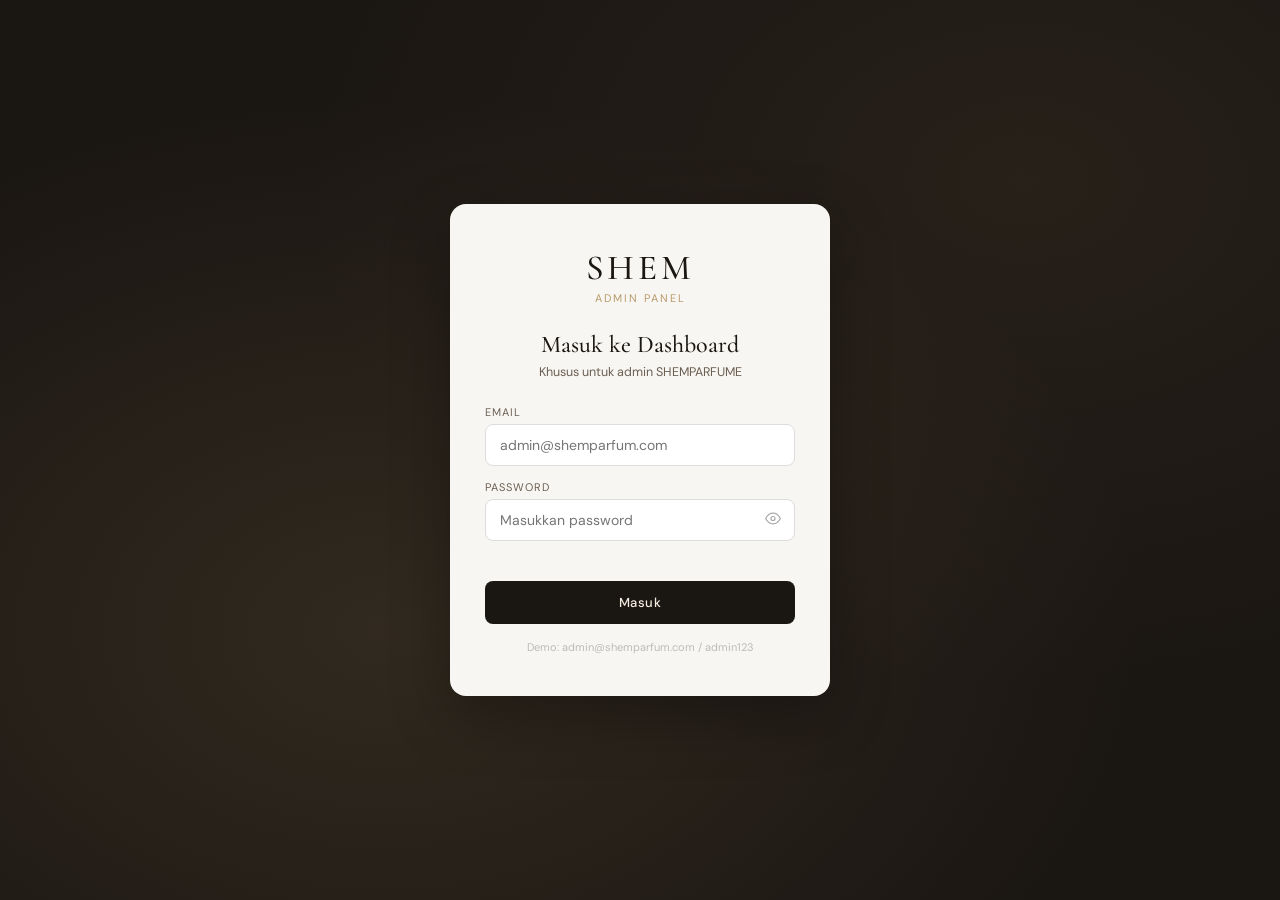
<file: shem/frontend_admin/admin.html>
<!DOCTYPE html>
    <html lang="id">
    <head>
    <meta charset="UTF-8">
    <meta name="viewport" content="width=device-width, initial-scale=1.0">
    <title>SHEM Admin Dashboard</title>

    <link rel="preconnect" href="https://fonts.googleapis.com">
    <link rel="preconnect" href="https://fonts.gstatic.com" crossorigin>
    <link href="https://fonts.googleapis.com/css2?family=Cormorant+Garamond:ital,wght@0,400;0,500;1,400&family=DM+Sans:wght@300;400;500;600&display=swap" rel="stylesheet">

    <link rel="stylesheet" href="admin.css">
    </head>
    <body>

    <!-- ═══════════════════════════════════════ -->
    <!-- LOGIN GATE — tampil sebelum dashboard    -->
    <!-- ═══════════════════════════════════════ -->
    <div class="login-gate" id="loginGate">
    <div class="login-box">
        <div class="login-logo">
        <h1>SHEM</h1>
        <p>Admin Panel</p>
        </div>

        <h2 class="login-title">Masuk ke Dashboard</h2>
        <p class="login-sub">Khusus untuk admin SHEMPARFUME</p>

        <div class="login-form-group">
        <label>Email</label>
        <input class="login-field" type="email" id="adminEmail" placeholder="admin@shemparfum.com" />
        </div>

        <div class="login-form-group">
        <label>Password</label>
        <div class="login-pw-wrap">
            <input class="login-field" type="password" id="adminPassword" placeholder="Masukkan password" />
            <button class="login-toggle-pw" type="button" onclick="toggleAdminPw()">
            <svg width="16" height="16" fill="none" stroke="currentColor" stroke-width="1.8" viewBox="0 0 24 24"><path d="M1 12s4-8 11-8 11 8 11 8-4 8-11 8-11-8-11-8z"/><circle cx="12" cy="12" r="3"/></svg>
            </button>
        </div>
        <p class="login-error-msg" id="adminLoginError"></p>
        </div>

        <button class="login-submit-btn" id="adminLoginBtn" onclick="handleAdminLogin()">Masuk</button>

        <p class="login-hint">Demo: admin@shemparfum.com / admin123</p>
    </div>
    </div>

    <!-- ═══════════════════════════════════════ -->
    <!-- DASHBOARD — disembunyikan sampai login   -->
    <!-- ═══════════════════════════════════════ -->
    <div class="container" id="adminContainer" style="display:none;">

    <!-- ═══ SIDEBAR ═══ -->
    <aside class="sidebar">
        <div class="logo">
        <h1>SHEM</h1>
        <p>Admin Panel</p>
        </div>

        <nav>
        <ul id="sidebarMenu">
            <li class="active" data-page="dashboard">📊 Dashboard</li>
            <li data-page="produk">🧴 Produk</li>
            <li data-page="pesanan">📦 Pesanan</li>
            <li data-page="pelanggan">👤 Pelanggan</li>
            <li data-page="review">⭐ Review</li>
            <li data-page="artikel">📰 Artikel</li>
            <li data-page="pengaturan">⚙️ Pengaturan</li>
        </ul>
        </nav>

        <button class="logout-btn" id="logoutBtn">Logout</button>
    </aside>

    <!-- ═══ MAIN CONTENT ═══ -->
    <main class="content">

        <!-- ── DASHBOARD ── -->
        <section class="page active" id="page-dashboard">
        <div class="page-head">
            <div>
            <h2>Dashboard</h2>
            <p class="page-sub">Ringkasan performa toko SHEM hari ini</p>
            </div>
        </div>

        <div class="cards">
            <div class="card">
            <h3>Total Produk</h3>
            <span id="statProduk">0</span>
            </div>
            <div class="card">
            <h3>Total Order</h3>
            <span id="statOrder">0</span>
            </div>
            <div class="card">
            <h3>Revenue</h3>
            <span id="statRevenue">Rp0</span>
            </div>
            <div class="card">
            <h3>Pending Order</h3>
            <span id="statPending">0</span>
            </div>
        </div>

        <div class="table-box">
            <div class="table-header">
            <h3>Produk Terbaru</h3>
            <button onclick="goToPage('produk')">+ Tambah Produk</button>
            </div>
            <div class="table-scroll">
            <table>
                <thead><tr><th>Produk</th><th>Kategori</th><th>Harga</th><th>Status</th></tr></thead>
                <tbody id="dashboardProductTable"></tbody>
            </table>
            </div>
        </div>
        </section>

        <!-- ── PRODUK (CRUD) ── -->
        <section class="page" id="page-produk">
        <div class="page-head">
            <div>
            <h2>Produk</h2>
            <p class="page-sub">Kelola semua varian parfum SHEM</p>
            </div>
        </div>

        <div class="table-box">
            <div class="table-header">
            <h3>Daftar Produk <span class="count-badge" id="produkCount">0</span></h3>
            <button onclick="openProductModal()">+ Tambah Produk</button>
            </div>
            <div class="table-scroll">
            <table>
                <thead><tr><th>Produk</th><th>Kategori</th><th>Harga</th><th>Ukuran</th><th>Badge</th><th>Aksi</th></tr></thead>
                <tbody id="produkTable"></tbody>
            </table>
            </div>
        </div>
        </section>

        <!-- ── PESANAN / TRANSAKSI ── -->
        <section class="page" id="page-pesanan">
        <div class="page-head">
            <div>
            <h2>Pesanan</h2>
            <p class="page-sub">Pantau dan kelola status transaksi member</p>
            </div>
        </div>

        <div class="cards">
            <div class="card">
            <h3>Lunas</h3>
            <span id="ordPaid">0</span>
            </div>
            <div class="card">
            <h3>Menunggu</h3>
            <span id="ordPending">0</span>
            </div>
            <div class="card">
            <h3>Gagal</h3>
            <span id="ordFailed">0</span>
            </div>
        </div>

        <div class="table-box">
            <div class="table-header">
            <h3>Semua Transaksi <span class="count-badge" id="pesananCount">0</span></h3>
            <select class="filter-select" id="orderFilter" onchange="renderPesanan()">
                <option value="all">Semua Status</option>
                <option value="paid">Lunas</option>
                <option value="pending">Menunggu</option>
                <option value="failed">Gagal</option>
            </select>
            </div>
            <div class="table-scroll">
            <table>
                <thead><tr><th>ID Order</th><th>Pelanggan</th><th>Items</th><th>Total</th><th>Pembayaran</th><th>Status</th><th>Aksi</th></tr></thead>
                <tbody id="pesananTable"></tbody>
            </table>
            </div>
        </div>
        </section>

        <!-- ── PELANGGAN ── -->
        <section class="page" id="page-pelanggan">
        <div class="page-head">
            <div>
            <h2>Pelanggan</h2>
            <p class="page-sub">Daftar member yang sudah terdaftar</p>
            </div>
        </div>
        <div class="table-box">
            <div class="table-header">
            <h3>Member SHEM <span class="count-badge" id="pelangganCount">0</span></h3>
            </div>
            <div class="table-scroll">
            <table>
                <thead><tr><th>Nama</th><th>Email</th><th>No. HP</th><th>Bergabung</th><th>Riwayat</th></tr></thead>
                <tbody id="pelangganTable"></tbody>
            </table>
            </div>
        </div>
        </section>

        <!-- ── REVIEW ── -->
        <section class="page" id="page-review">
        <div class="page-head">
            <div>
            <h2>Review</h2>
            <p class="page-sub">Ulasan dan rating dari pelanggan</p>
            </div>
        </div>
        <div class="table-box">
            <div class="table-header">
            <h3>Review Terbaru <span class="count-badge" id="reviewCount">0</span></h3>
            <select class="filter-select" id="reviewFilter" onchange="renderReview()">
                <option value="all">Semua</option>
                <option value="visible">Tampil</option>
                <option value="hidden">Disembunyikan</option>
            </select>
            </div>
            <div class="table-scroll">
            <table>
                <thead><tr><th>Pelanggan</th><th>Produk</th><th>Rating</th><th>Komentar</th><th>Balasan Admin</th><th>Status</th><th>Aksi</th></tr></thead>
                <tbody id="reviewTable"></tbody>
            </table>
            </div>
        </div>
        </section>

        <!-- ── ARTIKEL ── -->
        <section class="page" id="page-artikel">
        <div class="page-head">
            <div>
            <h2>Artikel</h2>
            <p class="page-sub">Kelola konten blog dan artikel SHEM</p>
            </div>
        </div>
        <div class="table-box">
            <div class="table-header">
            <h3>Daftar Artikel <span class="count-badge" id="artikelCount">0</span></h3>
            <button>+ Tulis Artikel</button>
            </div>
            <div class="empty-state">
            <div class="empty-icon">📰</div>
            <p>Belum ada artikel.</p>
            <p class="empty-sub">Artikel yang kamu tulis akan muncul di sini.</p>
            </div>
        </div>
        </section>

        <!-- ── PENGATURAN ── -->
        <section class="page" id="page-pengaturan">
        <div class="page-head">
            <div>
            <h2>Pengaturan</h2>
            <p class="page-sub">Konfigurasi umum toko SHEM</p>
            </div>
        </div>
        <div class="table-box settings-box">
            <div class="setting-row">
            <div>
                <h4>Mode Backend</h4>
                <p>Status koneksi ke server backend (USE_BACKEND)</p>
            </div>
            <span class="status-pill off" id="backendStatusPill">Nonaktif</span>
            </div>
            <div class="setting-row">
            <div><h4>Nama Toko</h4><p>SHEMPARFUME</p></div>
            </div>
            <div class="setting-row">
            <div><h4>Email Kontak</h4><p>info@shemparfum.com</p></div>
            </div>
        </div>
        </section>

    </main>
    </div>

    <!-- ═══════════════════════════════════════ -->
    <!-- PRODUCT MODAL (Add / Edit) — CRUD       -->
    <!-- ═══════════════════════════════════════ -->
    <div class="admin-modal-overlay" id="productModalOverlay" onclick="handleProductModalClick(event)">
    <div class="admin-modal-box">
        <button class="admin-modal-close" onclick="closeProductModal()">✕</button>
        <h3 class="admin-modal-title" id="productModalTitle">Tambah Produk</h3>

        <div class="admin-form-row">
        <div class="admin-form-group">
            <label>Nama Produk</label>
            <input class="admin-field" type="text" id="pf_name" placeholder="contoh: Peace of Mind" />
        </div>
        <div class="admin-form-group">
            <label>Kategori</label>
            <select class="admin-field" id="pf_category">
            <option value="fresh">Fresh</option>
            <option value="floral">Floral</option>
            <option value="woody">Woody</option>
            <option value="oriental">Oriental</option>
            </select>
        </div>
        </div>

        <div class="admin-form-row">
        <div class="admin-form-group">
            <label>Harga (Rp)</label>
            <input class="admin-field" type="number" id="pf_price" placeholder="350000" />
        </div>
        <div class="admin-form-group">
            <label>Badge</label>
            <select class="admin-field" id="pf_badge">
            <option value="">Tidak ada</option>
            <option value="new">New</option>
            <option value="sale">Sale</option>
            </select>
        </div>
        </div>

        <div class="admin-form-group">
        <label>Notes / Aroma</label>
        <input class="admin-field" type="text" id="pf_notes" placeholder="Fresh · Calm · Comforting" />
        </div>

        <div class="admin-form-group">
        <label>Deskripsi</label>
        <textarea class="admin-field admin-textarea" id="pf_desc" placeholder="Deskripsi produk..."></textarea>
        </div>

        <div class="admin-form-group">
        <label>Path Gambar</label>
        <input class="admin-field" type="text" id="pf_img" placeholder="asset/product/namafile.png" />
        </div>

        <div class="admin-form-group">
        <label>Ukuran tersedia</label>
        <div class="admin-checkbox-row">
            <label><input type="checkbox" id="pf_size10" value="10ml" /> 10ml</label>
            <label><input type="checkbox" id="pf_size55" value="55ml" checked /> 55ml</label>
        </div>
        </div>

        <p class="admin-error-msg" id="productFormError"></p>

        <button class="admin-save-btn" id="productSaveBtn" onclick="saveProduct()">Simpan Produk</button>
    </div>
    </div>

    <!-- ═══════════════════════════════════════ -->
    <!-- ORDER DETAIL MODAL                       -->
    <!-- ═══════════════════════════════════════ -->
    <div class="admin-modal-overlay" id="orderModalOverlay" onclick="handleOrderModalClick(event)">
    <div class="admin-modal-box">
        <button class="admin-modal-close" onclick="closeOrderModal()">✕</button>
        <h3 class="admin-modal-title">Detail Pesanan</h3>
        <div id="orderDetailContent"></div>
    </div>
    </div>

    <!-- TOAST -->
    <div class="admin-toast" id="adminToast"></div>

    <script src="admin.js"></script>
    </body>
    </html>
</file>
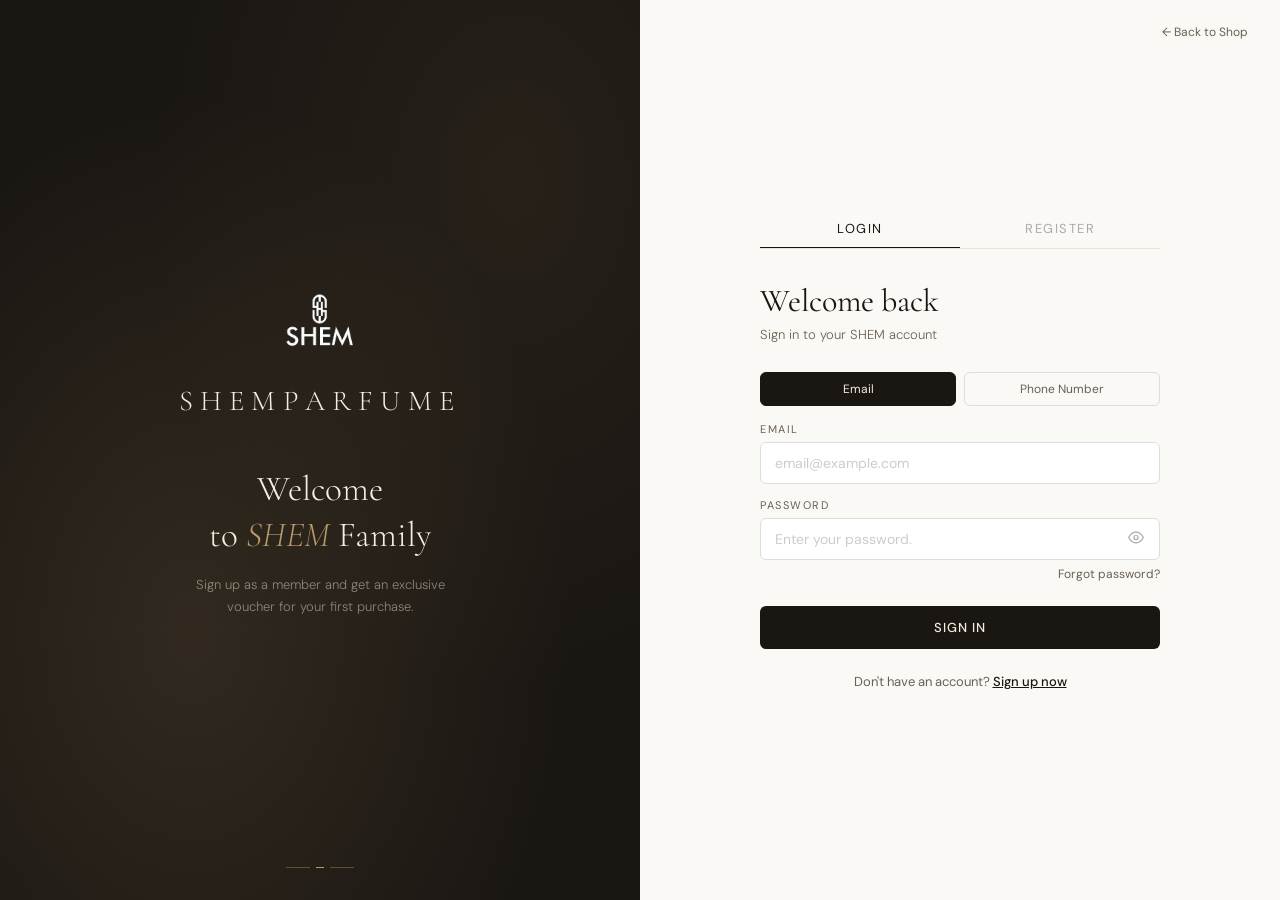
<file: shem/frontend/loginregister/login.html>
<!DOCTYPE html>
    <html lang="en">
    <head>
    <meta charset="UTF-8" />
    <meta name="viewport" content="width=device-width, initial-scale=1.0" />
    <title>SHEMPARFUME — Login</title>
    <link href="https://fonts.googleapis.com/css2?family=Cormorant+Garamond:ital,wght@0,300;0,400;0,500;1,300;1,400&family=DM+Sans:wght@300;400;500&display=swap" rel="stylesheet" />
    <link rel="stylesheet" href="login.css">
    </head>
    <body>

    <a href="../../index.html" class="back-home">
        ← Back to Shop
    </a>

    <!-- Left Panel -->
    <div class="left-panel">
        <div class="left-logo">
        <img src="../../asset/logoshemputih.png" alt="SHEM" />
        <div class="left-logo-name">SHEMPARFUME</div>
        </div>
        <div class="left-tagline">
        <h2>Welcome<br>to <em>SHEM</em> Family</h2>
        <p>Sign up as a member and get an exclusive voucher for your first purchase.</p>
        </div>
        <div class="left-deco">
        <span></span><span></span><span></span>
        </div>
    </div>

    <!-- Right Panel -->
    <div class="right-panel">
        <div class="auth-box">

        <!-- Tabs -->
        <div class="auth-tabs">
            <button class="auth-tab active" onclick="switchTab('login')">Login</button>
            <button class="auth-tab" onclick="switchTab('register')">Register</button>
        </div>

        <!-- ── LOGIN FORM ── -->
        <div class="auth-form active" id="formLogin">
            <h2 class="auth-title">Welcome back</h2>
            <p class="auth-subtitle">Sign in to your SHEM account</p>

            <div class="login-method">
            <button class="method-btn active" onclick="switchMethod('email', this)">Email</button>
            <button class="method-btn" onclick="switchMethod('phone', this)">Phone Number</button>
            </div>

            <div class="form-group" id="loginEmailGroup">
            <label class="form-label">Email</label>
            <input class="form-input" type="email" id="loginEmail" placeholder="email@example.com" />
            </div>

            <div class="form-group" id="loginPhoneGroup" style="display:none;">
            <label class="form-label">Phone Number</label>
            <input class="form-input" type="tel" id="loginPhone" placeholder="08xxxxxxxxxx" />
            </div>

            <div class="form-group">
            <label class="form-label">Password</label>
            <div class="password-wrap">
                <input class="form-input" type="password" id="loginPassword" placeholder="Enter your password." />
                <button class="toggle-pw" onclick="togglePassword('loginPassword', this)" type="button">
                <svg width="16" height="16" fill="none" stroke="currentColor" stroke-width="1.8" viewBox="0 0 24 24"><path d="M1 12s4-8 11-8 11 8 11 8-4 8-11 8-11-8-11-8z"/><circle cx="12" cy="12" r="3"/></svg>
                </button>
            </div>
            </div>

            <a href="#" class="forgot-link" onclick="showForgot(); return false;">Forgot password?</a>

            <button class="btn-submit" onclick="handleLogin()">Sign In</button>

            <div class="auth-switch">
            Don't have an account? <button onclick="switchTab('register')">Sign up now</button>
            </div>
        </div>

        <!-- ── REGISTER FORM ── -->
        <div class="auth-form" id="formRegister">
            <h2 class="auth-title">Create Account</h2>
            <p class="auth-subtitle">Sign up and enjoy exclusive benefits as a SHEM member</p>

            <div class="form-row">
            <div class="form-group">
                <label class="form-label">Full Name</label>
                <input class="form-input" type="text" id="regName" placeholder="Your full name" />
            </div>
            <div class="form-group">
                <label class="form-label">Date of Birth</label>
                <input class="form-input" type="date" id="regDob" />
            </div>
            </div>

            <div class="form-group">
            <label class="form-label">Email</label>
            <input class="form-input" type="email" id="regEmail" placeholder="email@example.com" />
            </div>

            <div class="form-group">
            <label class="form-label">Phone Number</label>
            <input class="form-input" type="tel" id="regPhone" placeholder="08xxxxxxxxxx" />
            </div>

            <div class="form-group">
            <label class="form-label">Address</label>
            <input class="form-input" type="text" id="regAddress" placeholder="1 Example Street, City" />
            </div>

            <div class="form-group">
            <label class="form-label">Password</label>
            <div class="password-wrap">
                <input class="form-input" type="password" id="regPassword" placeholder="Min. 8 characters" />
                <button class="toggle-pw" onclick="togglePassword('regPassword', this)" type="button">
                <svg width="16" height="16" fill="none" stroke="currentColor" stroke-width="1.8" viewBox="0 0 24 24"><path d="M1 12s4-8 11-8 11 8 11 8-4 8-11 8-11-8-11-8z"/><circle cx="12" cy="12" r="3"/></svg>
                </button>
            </div>
            </div>

            <div class="form-group">
            <label class="form-label">Confirm Password</label>
            <div class="password-wrap">
                <input class="form-input" type="password" id="regConfirm" placeholder="Re-enter password" />
                <button class="toggle-pw" onclick="togglePassword('regConfirm', this)" type="button">
                <svg width="16" height="16" fill="none" stroke="currentColor" stroke-width="1.8" viewBox="0 0 24 24"><path d="M1 12s4-8 11-8 11 8 11 8-4 8-11 8-11-8-11-8z"/><circle cx="12" cy="12" r="3"/></svg>
                </button>
            </div>
            </div>

            <button class="btn-submit" onclick="handleRegister()">Sign Up Now</button>

            <div class="auth-switch">
            Already have an account? <button onclick="switchTab('login')">Log in here</button>
            </div>
        </div>

        <!-- ── FORGOT PASSWORD FORM ── -->
        <div class="auth-form" id="formForgot">
            <button class="back-btn" onclick="showLogin()">← Back to Login</button>
            <h2 class="auth-title">Forgot Password?</h2>
            <p class="auth-subtitle">Enter your email and we will send you a link to reset your password.</p>

            <div class="form-group">
            <label class="form-label">Email</label>
            <input class="form-input" type="email" id="forgotEmail" placeholder="email@example.com" />
            </div>

            <button class="btn-submit" onclick="handleForgot()">Send Reset Link</button>
        </div>

        <!-- ── SUCCESS STATE ── -->
        <div class="auth-form" id="formSuccess">
            <div class="success-box">
            <div class="success-icon">
                <svg width="24" height="24" fill="none" stroke="#2d7a3a" stroke-width="2" viewBox="0 0 24 24"><path d="M20 6 9 17l-5-5"/></svg>
            </div>
            <h3 id="successTitle">Registration Successful!</h3>
            <p id="successMsg">Your SHEM account is now active. Check your profile for exclusive vouchers!
            <button class="btn-submit" style="margin-top:1.5rem;" onclick="goToProfile()">View Profile & Voucher →</button>
            </div>
        </div>

        </div>
    </div>

    <script src="login.js"></script>
    </body>
    </html>
</file>
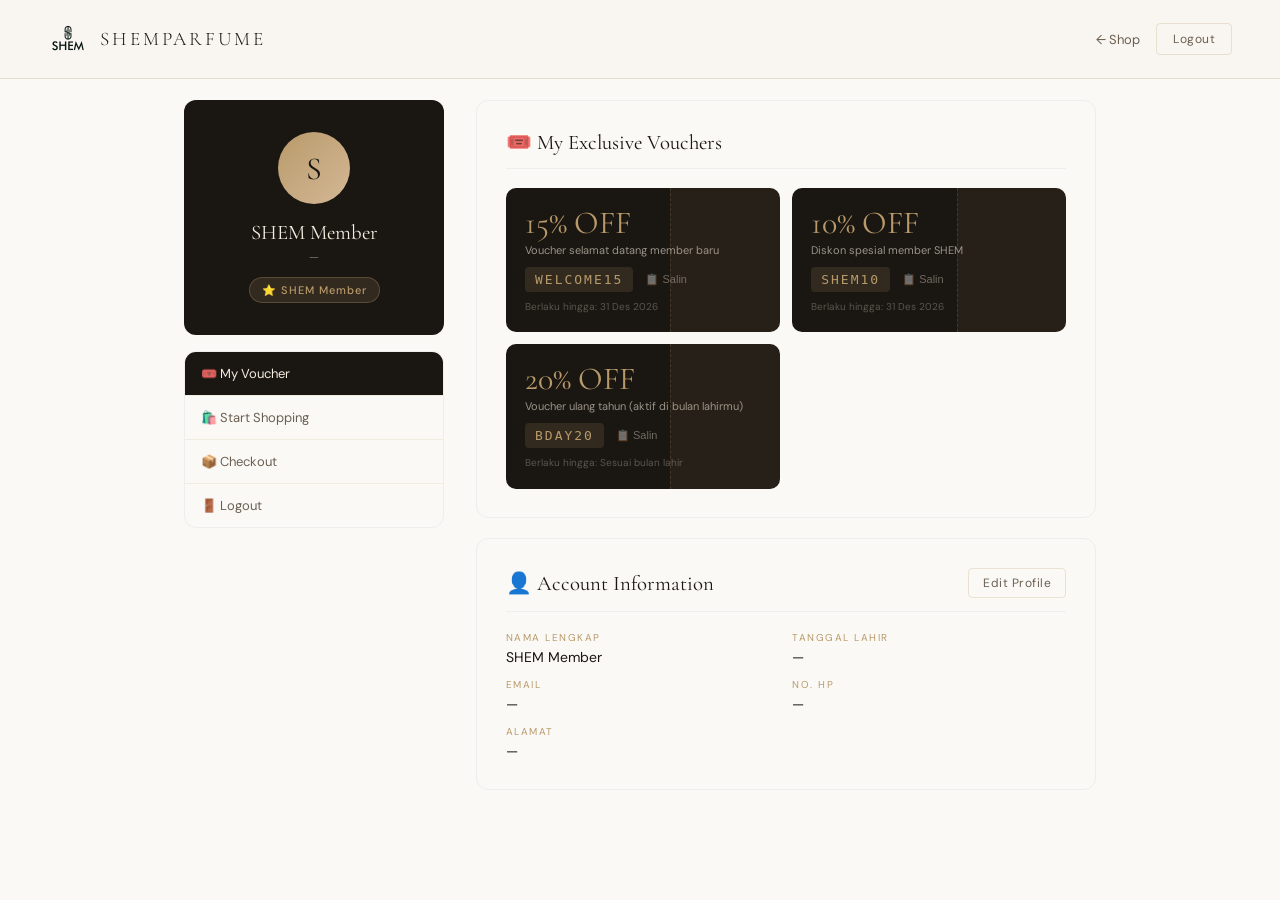
<file: shem/frontend/profile/profile.html>
<!DOCTYPE html>
    <html lang="en">
    <head>
    <meta charset="UTF-8" />
    <meta name="viewport" content="width=device-width, initial-scale=1.0" />
    <title>SHEMPARFUME — Profil Member</title>
    <link href="https://fonts.googleapis.com/css2?family=Cormorant+Garamond:ital,wght@0,300;0,400;0,500;1,300;1,400&family=DM+Sans:wght@300;400;500&display=swap" rel="stylesheet" />
    <link rel="stylesheet" href="profile.css">
    </head>
    <body>

    <!-- Nav -->
    <nav>
        <a href="../../index.html" class="nav-logo">
        <img src="../../asset/shem.png" alt="SHEM" />
        SHEMPARFUME
        </a>
        <div class="nav-right">
        <a href="../../index.html" style="font-size:13px;color:var(--mid);text-decoration:none;">← Shop</a>
        <button class="btn-logout" onclick="handleLogout()">Logout</button>
        </div>
    </nav>

    <div class="profile-layout">

        <!-- Sidebar -->
        <aside class="profile-sidebar">
        <div class="profile-card">
            <div class="profile-avatar" id="profileAvatar">?</div>
            <div class="profile-name" id="profileName">Loading...</div>
            <div class="profile-email" id="profileEmail">—</div>
            <div class="member-badge">⭐ SHEM Member</div>
        </div>

        <div class="sidebar-menu">
            <div class="sidebar-item active">🎟️ My Voucher</div>
            <div class="sidebar-item" onclick="window.location.href='index.html'">🛍️ Start Shopping</div>
            <div class="sidebar-item" onclick="window.location.href='form.html'">📦 Checkout</div>
            <div class="sidebar-item" onclick="handleLogout()">🚪 Logout</div>
        </div>
        </aside>

        <!-- Main -->
        <main class="profile-main">

        <!-- Voucher Section -->
        <div class="section-card">
            <div class="section-card-title">
            <span>🎟️ My Exclusive Vouchers</span>
            </div>
            <div class="voucher-grid" id="voucherGrid">
            <!-- Diisi oleh JS -->
            </div>
        </div>

        <!-- Profile Info -->
        <div class="section-card">
            <div class="section-card-title">
            <span>👤 Account Information</span>
            <button class="edit-btn" onclick="openEditProfile()">Edit Profile</button>
            </div>
            <div class="info-grid" id="profileInfo">
            <!-- Diisi oleh JS -->
            </div>
        </div>

        </main>
    </div>

    <div class="toast" id="toast"></div>

        <!-- EDIT PROFILE MODAL -->
    <div class="edit-overlay" id="editProfileOverlay" onclick="handleEditClick(event)">
    <div class="edit-box">
        <button class="edit-close" onclick="closeEditProfile()">✕</button>
        <h3 class="edit-title">Edit Profil</h3>
        <p class="edit-subtitle">Perbarui informasi akun member kamu</p>

        <div class="edit-form-group">
        <label>Nama Lengkap</label>
        <input class="edit-field" type="text" id="editName" placeholder="Nama kamu" />
        </div>

        <div class="edit-form-row">
        <div class="edit-form-group">
            <label>Tanggal Lahir</label>
            <input class="edit-field" type="date" id="editDob" />
        </div>
        <div class="edit-form-group">
            <label>No. HP</label>
            <input class="edit-field" type="tel" id="editPhone" placeholder="08xxxxxxxxxx" />
        </div>
        </div>

        <div class="edit-form-group">
        <label>Email</label>
        <input class="edit-field" type="email" id="editEmail" placeholder="email@example.com" />
        </div>

        <div class="edit-form-group">
        <label>Alamat</label>
        <input class="edit-field" type="text" id="editAddress" placeholder="Jl. Contoh No. 1, Kota" />
        </div>

        <button class="edit-save-btn" id="editSaveBtn" onclick="saveEditProfile()">Simpan Perubahan</button>
    </div>
    </div>

    <script src="profile.js"></script>
    </body>
    </html>
</file>
<file: shem/frontend_admin/admin.css>
*, *::before, *::after {
    margin: 0;
    padding: 0;
    box-sizing: border-box;
    }

    :root {
    --gold: #b89a6a;
    --gold-light: #d4b896;
    --gold-pale: #f5ede0;
    --dark: #1a1612;
    --dark-soft: #2e2820;
    --mid: #6b5f52;
    --light: #f8f6f3;
    --white: #ffffff;
    --border: rgba(184,154,106,0.2);
    --green: #2d7a3a;
    --red: #c0392b;
    }

    body {
    font-family: 'DM Sans', sans-serif;
    background: var(--light);
    color: var(--dark);
    }

    /* ═══════════════════════════════ */
    /* LOGIN GATE                       */
    /* ═══════════════════════════════ */
    .login-gate {
    position: fixed;
    inset: 0;
    background: var(--dark);
    z-index: 2000;
    display: flex;
    align-items: center;
    justify-content: center;
    padding: 1rem;
    }

    .login-gate::before {
    content: '';
    position: absolute;
    inset: 0;
    background: radial-gradient(ellipse at 30% 70%, rgba(184,154,106,0.15) 0%, transparent 60%),
                radial-gradient(ellipse at 80% 20%, rgba(184,154,106,0.08) 0%, transparent 50%);
    }

    .login-box {
    position: relative;
    background: var(--light);
    border-radius: 16px;
    padding: 2.6rem 2.2rem;
    max-width: 380px;
    width: 100%;
    box-shadow: 0 20px 60px rgba(0,0,0,0.3);
    }

    .login-logo {
    text-align: center;
    margin-bottom: 1.6rem;
    }

    .login-logo h1 {
    font-family: 'Cormorant Garamond', serif;
    font-size: 2.2rem;
    font-weight: 500;
    color: var(--dark);
    letter-spacing: 0.1em;
    }

    .login-logo p {
    font-size: 11px;
    letter-spacing: 2px;
    text-transform: uppercase;
    color: var(--gold);
    margin-top: 2px;
    }

    .login-title {
    font-family: 'Cormorant Garamond', serif;
    font-size: 1.5rem;
    font-weight: 500;
    text-align: center;
    margin-bottom: 0.3rem;
    }

    .login-sub {
    font-size: 12.5px;
    color: var(--mid);
    text-align: center;
    margin-bottom: 1.6rem;
    }

    .login-form-group { margin-bottom: 14px; }

    .login-form-group label {
    display: block;
    font-size: 11px;
    letter-spacing: 1px;
    text-transform: uppercase;
    color: var(--mid);
    margin-bottom: 5px;
    }

    .login-field {
    width: 100%;
    padding: 11px 14px;
    border: 0.5px solid #ddd;
    border-radius: 8px;
    font-family: 'DM Sans', sans-serif;
    font-size: 14px;
    background: var(--white);
    color: var(--dark);
    outline: none;
    transition: border-color 0.2s;
    }

    .login-field:focus { border-color: var(--gold); }

    .login-pw-wrap { position: relative; }
    .login-pw-wrap .login-field { padding-right: 42px; }

    .login-toggle-pw {
    position: absolute;
    right: 10px; top: 50%;
    transform: translateY(-50%);
    background: none; border: none;
    color: #aaa; cursor: pointer; padding: 4px;
    }

    .login-error-msg {
    font-size: 11px;
    color: var(--red);
    margin-top: 6px;
    min-height: 14px;
    }

    .login-submit-btn {
    width: 100%;
    padding: 13px;
    background: var(--dark);
    color: var(--gold-pale);
    border: none;
    border-radius: 8px;
    font-family: 'DM Sans', sans-serif;
    font-size: 13px;
    font-weight: 500;
    letter-spacing: 0.5px;
    cursor: pointer;
    margin-top: 6px;
    transition: background 0.2s;
    }

    .login-submit-btn:hover { background: var(--dark-soft); }
    .login-submit-btn:disabled { opacity: 0.6; cursor: not-allowed; }

    .login-hint {
    text-align: center;
    font-size: 11px;
    color: #bbb;
    margin-top: 16px;
    }

    /* ═══════════════════════════════ */
    /* LAYOUT                           */
    /* ═══════════════════════════════ */
    .container { display: flex; min-height: 100vh; }

    .sidebar {
    width: 260px;
    background: var(--dark);
    color: var(--gold-pale);
    padding: 30px;
    display: flex;
    flex-direction: column;
    justify-content: space-between;
    position: sticky;
    top: 0;
    height: 100vh;
    }

    .logo h1 {
    font-family: 'Cormorant Garamond', serif;
    color: var(--gold);
    font-size: 38px;
    font-weight: 500;
    letter-spacing: 0.05em;
    }

    .logo p {
    color: rgba(240,232,216,0.45);
    font-size: 12px;
    letter-spacing: 1.5px;
    text-transform: uppercase;
    margin-top: 2px;
    }

    .sidebar ul { list-style: none; margin-top: 40px; }

    .sidebar li {
    padding: 13px 15px;
    border-radius: 8px;
    margin-bottom: 6px;
    cursor: pointer;
    transition: 0.2s;
    font-size: 14px;
    color: rgba(240,232,216,0.7);
    }

    .sidebar li:hover { background: rgba(184,154,106,0.12); color: var(--gold-pale); }
    .sidebar li.active { background: var(--gold); color: var(--dark); font-weight: 500; }

    .logout-btn {
    padding: 12px;
    border: 0.5px solid rgba(184,154,106,0.3);
    border-radius: 8px;
    background: transparent;
    color: var(--gold-pale);
    font-family: 'DM Sans', sans-serif;
    font-weight: 500;
    font-size: 13px;
    cursor: pointer;
    transition: all 0.2s;
    }

    .logout-btn:hover { background: var(--gold); color: var(--dark); border-color: var(--gold); }

    .content { flex: 1; padding: 40px; max-width: 100%; overflow-x: hidden; }

    .page { display: none; }
    .page.active { display: block; animation: pageFade 0.3s ease; }

    @keyframes pageFade {
    from { opacity: 0; transform: translateY(8px); }
    to   { opacity: 1; transform: translateY(0); }
    }

    .page-head {
    display: flex;
    justify-content: space-between;
    align-items: flex-start;
    margin-bottom: 28px;
    }

    .page-head h2 {
    font-family: 'Cormorant Garamond', serif;
    font-size: 28px;
    font-weight: 500;
    color: var(--dark);
    }

    .page-sub { font-size: 13px; color: var(--mid); margin-top: 4px; }

    /* ═══ STAT CARDS ═══ */
    .cards {
    display: grid;
    grid-template-columns: repeat(auto-fit, minmax(220px, 1fr));
    gap: 18px;
    margin-bottom: 30px;
    }

    .card {
    background: var(--white);
    border-radius: 14px;
    padding: 22px;
    box-shadow: 0 6px 20px rgba(26,22,18,0.05);
    border: 0.5px solid #eee;
    }

    .card h3 {
    font-size: 12px;
    letter-spacing: 0.5px;
    color: var(--mid);
    margin-bottom: 10px;
    font-weight: 400;
    }

    .card span {
    font-family: 'Cormorant Garamond', serif;
    font-size: 28px;
    font-weight: 500;
    color: var(--dark);
    }

    /* ═══ TABLE BOX ═══ */
    .table-box {
    background: var(--white);
    padding: 24px;
    border-radius: 14px;
    box-shadow: 0 6px 20px rgba(26,22,18,0.05);
    border: 0.5px solid #eee;
    margin-bottom: 24px;
    }

    .table-header {
    display: flex;
    justify-content: space-between;
    align-items: center;
    margin-bottom: 18px;
    flex-wrap: wrap;
    gap: 10px;
    }

    .table-header h3 {
    font-size: 15px;
    font-weight: 500;
    display: flex;
    align-items: center;
    gap: 8px;
    }

    .count-badge {
    background: var(--gold-pale);
    color: var(--gold);
    font-size: 11px;
    font-weight: 600;
    padding: 2px 9px;
    border-radius: 20px;
    }

    .table-header button {
    background: var(--dark);
    color: var(--gold-pale);
    border: none;
    padding: 10px 18px;
    border-radius: 8px;
    cursor: pointer;
    font-weight: 500;
    font-size: 13px;
    font-family: 'DM Sans', sans-serif;
    transition: background 0.2s;
    }

    .table-header button:hover { background: var(--dark-soft); }

    .filter-select {
    padding: 8px 12px;
    border: 0.5px solid #ddd;
    border-radius: 8px;
    font-family: 'DM Sans', sans-serif;
    font-size: 12px;
    background: var(--white);
    color: var(--dark);
    }

    .table-scroll { overflow-x: auto; }

    table { width: 100%; border-collapse: collapse; font-size: 13px; }

    th { background: var(--dark); color: var(--gold-pale); font-weight: 500; white-space: nowrap; }

    th, td {
    padding: 13px 15px;
    text-align: left;
    border-bottom: 0.5px solid #f0ece0;
    }

    th:first-child { border-radius: 8px 0 0 0; }
    th:last-child  { border-radius: 0 8px 0 0; }

    tr:hover td { background: #fbfaf8; }

    td .prod-thumb {
    width: 34px; height: 34px;
    border-radius: 6px;
    object-fit: cover;
    vertical-align: middle;
    margin-right: 8px;
    }

    td .prod-cell { display: flex; align-items: center; }

    .pill {
    display: inline-block;
    padding: 3px 10px;
    border-radius: 20px;
    font-size: 11px;
    font-weight: 600;
    letter-spacing: 0.3px;
    }

    .pill.active  { background: #eaf6ec; color: var(--green); }
    .pill.pending { background: #fdf3e0; color: #a9760f; }
    .pill.paid    { background: #eaf6ec; color: var(--green); }
    .pill.failed  { background: #fdecea; color: var(--red); }
    .pill.new     { background: var(--gold-pale); color: var(--gold); }
    .pill.sale    { background: #fdecea; color: var(--red); }
    .pill.none    { background: #f0ece0; color: #aaa; }

    .stars { color: var(--gold); letter-spacing: 1px; }

    .row-actions { display: flex; gap: 8px; }

    .icon-btn {
    background: none;
    border: 0.5px solid #eee;
    border-radius: 6px;
    width: 30px; height: 30px;
    cursor: pointer;
    font-size: 13px;
    transition: all 0.2s;
    }

    .icon-btn:hover { background: var(--gold-pale); border-color: var(--gold); }
    .icon-btn.delete:hover { background: #fdecea; border-color: var(--red); }

    .empty-state { text-align: center; padding: 50px 20px; color: var(--mid); }
    .empty-icon { font-size: 36px; margin-bottom: 10px; }
    .empty-sub { font-size: 12px; color: #bbb; margin-top: 4px; }

    .settings-box { display: flex; flex-direction: column; gap: 4px; }

    .setting-row {
    display: flex;
    justify-content: space-between;
    align-items: center;
    padding: 16px 0;
    border-bottom: 0.5px solid #f0ece0;
    }

    .setting-row:last-child { border-bottom: none; }
    .setting-row h4 { font-size: 14px; font-weight: 500; margin-bottom: 3px; }
    .setting-row p { font-size: 12px; color: var(--mid); }

    .status-pill { font-size: 11px; font-weight: 600; padding: 4px 12px; border-radius: 20px; }
    .status-pill.on  { background: #eaf6ec; color: var(--green); }
    .status-pill.off { background: #f0ece0; color: var(--mid); }

    /* ═══════════════════════════════ */
    /* MODAL (Product / Order)          */
    /* ═══════════════════════════════ */
    .admin-modal-overlay {
    position: fixed;
    inset: 0;
    background: rgba(26,22,18,0.55);
    z-index: 1500;
    display: flex;
    align-items: center;
    justify-content: center;
    padding: 1rem;
    opacity: 0;
    pointer-events: none;
    transition: opacity 0.25s ease;
    }

    .admin-modal-overlay.open { opacity: 1; pointer-events: all; }

    .admin-modal-box {
    background: var(--light);
    border-radius: 14px;
    padding: 2rem 1.8rem;
    max-width: 480px;
    width: 100%;
    max-height: 88vh;
    overflow-y: auto;
    position: relative;
    transform: translateY(16px);
    transition: transform 0.25s ease;
    }

    .admin-modal-overlay.open .admin-modal-box { transform: translateY(0); }

    .admin-modal-close {
    position: absolute;
    top: 1rem; right: 1rem;
    background: none; border: none;
    font-size: 16px; cursor: pointer;
    width: 30px; height: 30px;
    border-radius: 50%;
    transition: background 0.2s;
    }

    .admin-modal-close:hover { background: #ece8e0; }

    .admin-modal-title {
    font-family: 'Cormorant Garamond', serif;
    font-size: 1.4rem;
    font-weight: 500;
    margin-bottom: 1.3rem;
    }

    .admin-form-row { display: grid; grid-template-columns: 1fr 1fr; gap: 12px; }

    .admin-form-group { margin-bottom: 12px; }

    .admin-form-group label {
    display: block;
    font-size: 11px;
    letter-spacing: 1px;
    text-transform: uppercase;
    color: var(--mid);
    margin-bottom: 5px;
    }

    .admin-field {
    width: 100%;
    padding: 10px 13px;
    border: 0.5px solid #ddd;
    border-radius: 6px;
    font-family: 'DM Sans', sans-serif;
    font-size: 14px;
    background: var(--white);
    color: var(--dark);
    outline: none;
    transition: border-color 0.2s;
    }

    .admin-field:focus { border-color: var(--gold); }

    .admin-textarea { min-height: 80px; resize: vertical; }

    .admin-checkbox-row { display: flex; gap: 16px; font-size: 13px; }
    .admin-checkbox-row label { display: flex; align-items: center; gap: 6px; cursor: pointer; }

    .admin-error-msg { font-size: 12px; color: var(--red); margin-bottom: 8px; min-height: 14px; }

    .admin-save-btn {
    width: 100%;
    padding: 12px;
    background: var(--dark);
    color: var(--gold-pale);
    border: none;
    border-radius: 6px;
    font-family: 'DM Sans', sans-serif;
    font-size: 13px;
    font-weight: 500;
    cursor: pointer;
    transition: background 0.2s;
    }

    .admin-save-btn:hover { background: var(--dark-soft); }

    /* Order detail content */
    .order-detail-row {
    display: flex;
    justify-content: space-between;
    padding: 8px 0;
    border-bottom: 0.5px solid #f0ece0;
    font-size: 13px;
    }

    .order-detail-row span:first-child { color: var(--mid); }
    .order-detail-row span:last-child { font-weight: 500; }

    .order-status-select {
    width: 100%;
    margin-top: 16px;
    padding: 10px;
    border: 0.5px solid #ddd;
    border-radius: 6px;
    font-family: 'DM Sans', sans-serif;
    font-size: 13px;
    }

    /* ── Toast ── */
    .admin-toast {
    position: fixed;
    bottom: 24px; left: 50%;
    transform: translateX(-50%) translateY(60px);
    background: var(--dark);
    color: var(--gold-pale);
    font-size: 13px;
    padding: 11px 22px;
    border-radius: 8px;
    opacity: 0;
    transition: all 0.3s;
    z-index: 9999;
    white-space: nowrap;
    }

    .admin-toast.show { opacity: 1; transform: translateX(-50%) translateY(0); }

    /* ═══ RESPONSIVE ═══ */
    @media (max-width: 900px) {
    .container { flex-direction: column; }
    .sidebar { width: 100%; height: auto; position: static; flex-direction: row; align-items: center; padding: 16px 20px; }
    .logo { display: none; }
    .sidebar ul { display: flex; gap: 6px; margin-top: 0; overflow-x: auto; }
    .sidebar li { white-space: nowrap; padding: 8px 12px; margin-bottom: 0; font-size: 12px; }
    .logout-btn { white-space: nowrap; padding: 8px 14px; font-size: 12px; }
    .content { padding: 20px; }
    .page-head { flex-direction: column; gap: 10px; }
    .admin-form-row { grid-template-columns: 1fr; }
    }
</file>
<file: shem/frontend/loginregister/login.css>
*, *::before, *::after { box-sizing: border-box; margin: 0; padding: 0; }

        :root {
        --gold: #b89a6a;
        --gold-light: #d4b896;
        --gold-pale: #f5ede0;
        --dark: #1a1612;
        --dark-soft: #2e2820;
        --mid: #6b5f52;
        --light: #faf9f6;
        --white: #ffffff;
        --border: rgba(184,154,106,0.25);
        --error: #c0392b;
        }

        body {
        font-family: 'DM Sans', sans-serif;
        background: var(--light);
        color: var(--dark);
        min-height: 100vh;
        display: grid;
        grid-template-columns: 1fr 1fr;
        }

        /* ── Left Panel ── */
        .left-panel {
        background: var(--dark);
        display: flex;
        flex-direction: column;
        align-items: center;
        justify-content: center;
        padding: 3rem;
        position: relative;
        overflow: hidden;
        }

        .left-panel::before {
        content: '';
        position: absolute;
        inset: 0;
        background: radial-gradient(ellipse at 30% 70%, rgba(184,154,106,0.15) 0%, transparent 60%),
                    radial-gradient(ellipse at 80% 20%, rgba(184,154,106,0.08) 0%, transparent 50%);
        }

        .left-logo {
        position: relative;
        text-align: center;
        margin-bottom: 3rem;
        }

        .left-logo img {
        width: 80px;
        height: 80px;
        object-fit: contain;
        margin-bottom: 1rem;
        }

        .left-logo-name {
        font-family: 'Cormorant Garamond', serif;
        font-size: 1.8rem;
        font-weight: 300;
        letter-spacing: 0.25em;
        color: var(--gold-pale);
        }

        .left-tagline {
        position: relative;
        text-align: center;
        }

        .left-tagline h2 {
        font-family: 'Cormorant Garamond', serif;
        font-size: 2.2rem;
        font-weight: 300;
        color: var(--gold-pale);
        line-height: 1.3;
        margin-bottom: 1rem;
        }

        .left-tagline h2 em {
        font-style: italic;
        color: var(--gold);
        }

        .left-tagline p {
        font-size: 13px;
        color: rgba(240,232,216,0.5);
        font-weight: 300;
        line-height: 1.7;
        max-width: 280px;
        margin: 0 auto;
        }

        .left-deco {
        position: absolute;
        bottom: 2rem;
        left: 50%;
        transform: translateX(-50%);
        display: flex;
        gap: 6px;
        }

        .left-deco span {
        width: 24px;
        height: 1px;
        background: rgba(184,154,106,0.4);
        }

        .left-deco span:nth-child(2) {
        width: 8px;
        background: var(--gold);
        }

        /* ── Right Panel ── */
        .right-panel {
        display: flex;
        flex-direction: column;
        align-items: center;
        justify-content: center;
        padding: 3rem 4rem;
        overflow-y: auto;
        }

        .auth-box {
        width: 100%;
        max-width: 400px;
        }

        /* ── Tabs ── */
        .auth-tabs {
        display: flex;
        border-bottom: 0.5px solid var(--border);
        margin-bottom: 2rem;
        }

        .auth-tab {
        flex: 1;
        padding: 10px;
        background: none;
        border: none;
        font-family: 'DM Sans', sans-serif;
        font-size: 13px;
        font-weight: 400;
        color: #aaa;
        cursor: pointer;
        letter-spacing: 1.5px;
        text-transform: uppercase;
        border-bottom: 1.5px solid transparent;
        margin-bottom: -0.5px;
        transition: all 0.2s;
        }

        .auth-tab.active {
        color: var(--dark);
        border-bottom-color: var(--dark);
        }

        /* ── Forms ── */
        .auth-form { display: none; }
        .auth-form.active { display: block; }

        .auth-title {
        font-family: 'Cormorant Garamond', serif;
        font-size: 2rem;
        font-weight: 400;
        color: var(--dark);
        margin-bottom: 0.4rem;
        }

        .auth-subtitle {
        font-size: 13px;
        color: var(--mid);
        font-weight: 300;
        margin-bottom: 1.8rem;
        }

        .form-group {
        margin-bottom: 14px;
        position: relative;
        }

        .form-label {
        display: block;
        font-size: 11px;
        letter-spacing: 1.5px;
        text-transform: uppercase;
        color: var(--mid);
        margin-bottom: 6px;
        }

        .form-input {
        width: 100%;
        padding: 11px 14px;
        border: 0.5px solid #ddd;
        border-radius: 6px;
        font-family: 'DM Sans', sans-serif;
        font-size: 14px;
        color: var(--dark);
        background: var(--white);
        outline: none;
        transition: border-color 0.2s;
        }

        .form-input:focus { border-color: var(--gold); }
        .form-input::placeholder { color: #ccc; }
        .form-input.error { border-color: var(--error); }

        .form-row {
        display: grid;
        grid-template-columns: 1fr 1fr;
        gap: 12px;
        }

        .password-wrap {
        position: relative;
        }

        .password-wrap .form-input {
        padding-right: 44px;
        }

        .toggle-pw {
        position: absolute;
        right: 12px;
        top: 50%;
        transform: translateY(-50%);
        background: none;
        border: none;
        cursor: pointer;
        color: #aaa;
        padding: 4px;
        transition: color 0.2s;
        }

        .toggle-pw:hover { color: var(--dark); }

        .error-msg {
        font-size: 11px;
        color: var(--error);
        margin-top: 4px;
        }

        /* Login method toggle */
        .login-method {
        display: flex;
        gap: 8px;
        margin-bottom: 16px;
        }

        .method-btn {
        flex: 1;
        padding: 8px;
        border: 0.5px solid #ddd;
        border-radius: 6px;
        background: transparent;
        font-family: 'DM Sans', sans-serif;
        font-size: 12px;
        color: var(--mid);
        cursor: pointer;
        transition: all 0.2s;
        }

        .method-btn.active {
        background: var(--dark);
        color: var(--gold-pale);
        border-color: var(--dark);
        }

        .forgot-link {
        display: block;
        text-align: right;
        font-size: 12px;
        color: var(--mid);
        text-decoration: none;
        margin-top: -8px;
        margin-bottom: 16px;
        transition: color 0.2s;
        }

        .forgot-link:hover { color: var(--dark); }

        /* Submit button */
        .btn-submit {
        width: 100%;
        padding: 13px;
        background: var(--dark);
        color: var(--gold-pale);
        border: none;
        border-radius: 6px;
        font-family: 'DM Sans', sans-serif;
        font-size: 13px;
        font-weight: 500;
        letter-spacing: 1px;
        text-transform: uppercase;
        cursor: pointer;
        transition: background 0.2s, transform 0.1s;
        margin-top: 8px;
        }

        .btn-submit:hover { background: var(--dark-soft); }
        .btn-submit:active { transform: scale(0.98); }

        .btn-submit.loading {
        opacity: 0.7;
        cursor: not-allowed;
        }

        /* Divider */
        .auth-divider {
        display: flex;
        align-items: center;
        gap: 12px;
        margin: 20px 0;
        font-size: 11px;
        color: #ccc;
        letter-spacing: 1px;
        }

        .auth-divider::before,
        .auth-divider::after {
        content: '';
        flex: 1;
        height: 0.5px;
        background: #eee;
        }

        /* Switch */
        .auth-switch {
        text-align: center;
        font-size: 13px;
        color: var(--mid);
        margin-top: 1.5rem;
        }

        .auth-switch button {
        background: none;
        border: none;
        color: var(--dark);
        font-family: 'DM Sans', sans-serif;
        font-size: 13px;
        font-weight: 500;
        cursor: pointer;
        text-decoration: underline;
        padding: 0;
        }

        /* Forgot Password Form */
        .back-btn {
        background: none;
        border: none;
        font-family: 'DM Sans', sans-serif;
        font-size: 13px;
        color: var(--mid);
        cursor: pointer;
        padding: 0;
        margin-bottom: 1.5rem;
        display: flex;
        align-items: center;
        gap: 6px;
        transition: color 0.2s;
        }

        .back-btn:hover { color: var(--dark); }

        /* Success state */
        .success-box {
        text-align: center;
        padding: 2rem 0;
        }

        .success-icon {
        width: 56px;
        height: 56px;
        background: #f0faf4;
        border-radius: 50%;
        display: flex;
        align-items: center;
        justify-content: center;
        margin: 0 auto 1rem;
        }

        .success-box h3 {
        font-family: 'Cormorant Garamond', serif;
        font-size: 1.6rem;
        font-weight: 400;
        margin-bottom: 0.5rem;
        }

        .success-box p {
        font-size: 13px;
        color: var(--mid);
        line-height: 1.6;
        }

        /* Back to home */
        .back-home {
        position: fixed;
        top: 1.5rem;
        right: 2rem;
        font-family: 'DM Sans', sans-serif;
        font-size: 12px;
        color: var(--mid);
        text-decoration: none;
        display: flex;
        align-items: center;
        gap: 6px;
        transition: color 0.2s;
        z-index: 10;
        }

        .back-home:hover { color: var(--dark); }

        /* Responsive */
        @media (max-width: 768px) {
        body { grid-template-columns: 1fr; }
        .left-panel { display: none; }
        .right-panel { padding: 2rem 1.5rem; }
        }
</file>
<file: shem/frontend/profile/profile.css>
*, *::before, *::after { box-sizing: border-box; margin: 0; padding: 0; }

        :root {
        --gold: #b89a6a;
        --gold-light: #d4b896;
        --gold-pale: #f5ede0;
        --dark: #1a1612;
        --mid: #6b5f52;
        --light: #faf9f6;
        --border: rgba(184,154,106,0.25);
        }

        body {
        font-family: 'DM Sans', sans-serif;
        background: var(--light);
        color: var(--dark);
        min-height: 100vh;
        }

        /* ── Nav ── */
        nav {
        position: fixed; top: 0; left: 0; right: 0; z-index: 100;
        display: flex; align-items: center; justify-content: space-between;
        padding: 1.2rem 3rem;
        background: rgba(249,245,240,0.95);
        backdrop-filter: blur(12px);
        border-bottom: 0.5px solid var(--border);
        }

        .nav-logo {
        display: flex; align-items: center; gap: 12px;
        text-decoration: none;
        font-family: 'Cormorant Garamond', serif;
        font-size: 1.2rem; font-weight: 300; letter-spacing: 0.15em;
        color: var(--dark);
        }

        .nav-logo img { width: 40px; height: 40px; object-fit: contain; }

        .nav-right { display: flex; align-items: center; gap: 16px; }

        .btn-logout {
        background: none; border: 0.5px solid var(--border);
        padding: 7px 16px; border-radius: 4px;
        font-family: 'DM Sans', sans-serif; font-size: 12px;
        color: var(--mid); cursor: pointer; letter-spacing: 0.5px;
        transition: all 0.2s;
        }

        .btn-logout:hover { background: var(--dark); color: var(--gold-pale); border-color: var(--dark); }

        /* ── Layout ── */
        .profile-layout {
        max-width: 960px;
        margin: 0 auto;
        padding: 100px 24px 60px;
        display: grid;
        grid-template-columns: 260px 1fr;
        gap: 32px;
        align-items: start;
        }

        /* ── Sidebar ── */
        .profile-sidebar {
        position: sticky;
        top: 88px;
        }

        .profile-card {
        background: var(--dark);
        border-radius: 12px;
        padding: 2rem;
        text-align: center;
        margin-bottom: 16px;
        }

        .profile-avatar {
        width: 72px;
        height: 72px;
        border-radius: 50%;
        background: linear-gradient(135deg, var(--gold), var(--gold-light));
        display: flex; align-items: center; justify-content: center;
        font-family: 'Cormorant Garamond', serif;
        font-size: 2rem; color: var(--dark);
        margin: 0 auto 1rem;
        }

        .profile-name {
        font-family: 'Cormorant Garamond', serif;
        font-size: 1.3rem; font-weight: 400;
        color: var(--gold-pale);
        margin-bottom: 4px;
        }

        .profile-email {
        font-size: 12px; color: rgba(240,232,216,0.5);
        font-weight: 300;
        }

        .member-badge {
        display: inline-flex; align-items: center; gap: 6px;
        background: rgba(184,154,106,0.15);
        border: 0.5px solid rgba(184,154,106,0.3);
        color: var(--gold);
        font-size: 11px; font-weight: 500;
        padding: 5px 12px; border-radius: 20px;
        margin-top: 12px; letter-spacing: 1px;
        }

        .sidebar-menu {
        background: var(--light);
        border: 0.5px solid #eee;
        border-radius: 12px;
        overflow: hidden;
        }

        .sidebar-item {
        display: flex; align-items: center; gap: 10px;
        padding: 13px 16px;
        font-size: 13px; color: var(--mid);
        cursor: pointer;
        border-bottom: 0.5px solid #f0ece0;
        transition: all 0.2s;
        }

        .sidebar-item:last-child { border-bottom: none; }
        .sidebar-item:hover { background: #f0ece0; color: var(--dark); }
        .sidebar-item.active { background: var(--dark); color: var(--gold-pale); }

        /* ── Main Content ── */
        .profile-main {}

        .section-card {
        background: var(--light);
        border: 0.5px solid #eee;
        border-radius: 12px;
        padding: 1.8rem;
        margin-bottom: 20px;
        }

        .section-card-title {
        font-family: 'Cormorant Garamond', serif;
        font-size: 1.3rem; font-weight: 400;
        color: var(--dark);
        margin-bottom: 1.2rem;
        padding-bottom: 0.8rem;
        border-bottom: 0.5px solid #eee;
        display: flex; align-items: center; justify-content: space-between;
        }

        /* ── Voucher Cards ── */
        .voucher-grid {
        display: grid;
        grid-template-columns: 1fr 1fr;
        gap: 12px;
        }

        .voucher-card {
        background: var(--dark);
        border-radius: 10px;
        padding: 1.2rem;
        position: relative;
        overflow: hidden;
        }

        .voucher-card::before {
        content: '';
        position: absolute;
        top: 0; right: 0; bottom: 0;
        width: 40%;
        background: rgba(184,154,106,0.08);
        border-left: 1px dashed rgba(184,154,106,0.2);
        }

        .voucher-card.used {
        background: #f0ece0;
        }

        .voucher-card.used .voucher-code,
        .voucher-card.used .voucher-disc,
        .voucher-card.used .voucher-desc {
        opacity: 0.4;
        }

        .voucher-disc {
        font-family: 'Cormorant Garamond', serif;
        font-size: 2rem; font-weight: 400;
        color: var(--gold);
        line-height: 1;
        margin-bottom: 4px;
        }

        .voucher-desc {
        font-size: 11px; color: rgba(240,232,216,0.6);
        margin-bottom: 10px;
        }

        .voucher-card.used .voucher-desc { color: var(--mid); }

        .voucher-code-row {
        display: flex; align-items: center; gap: 8px;
        }

        .voucher-code {
        background: rgba(184,154,106,0.15);
        color: var(--gold);
        font-size: 13px; font-weight: 500;
        letter-spacing: 2px;
        padding: 5px 10px; border-radius: 4px;
        font-family: monospace;
        }

        .voucher-card.used .voucher-code {
        background: #e0d8cc; color: #aaa;
        }

        .copy-btn {
        background: none; border: none;
        color: rgba(240,232,216,0.4);
        cursor: pointer; padding: 4px;
        transition: color 0.2s;
        font-size: 11px;
        }

        .copy-btn:hover { color: var(--gold); }

        .voucher-exp {
        font-size: 10px; color: rgba(240,232,216,0.3);
        margin-top: 8px;
        }

        .voucher-card.used .voucher-exp { color: #bbb; }

        .used-stamp {
        position: absolute;
        top: 12px; right: 12px;
        background: rgba(0,0,0,0.1);
        color: #bbb;
        font-size: 9px; font-weight: 600;
        letter-spacing: 1.5px;
        padding: 3px 8px; border-radius: 3px;
        text-transform: uppercase;
        }

        /* ── Profile Info ── */
        .info-grid {
        display: grid;
        grid-template-columns: 1fr 1fr;
        gap: 12px;
        }

        .info-item label {
        display: block;
        font-size: 10px; letter-spacing: 1.5px;
        text-transform: uppercase; color: var(--gold);
        margin-bottom: 4px;
        }

        .info-item p {
        font-size: 14px; color: var(--dark);
        }

        .edit-btn {
        background: none; border: 0.5px solid var(--border);
        padding: 6px 14px; border-radius: 4px;
        font-family: 'DM Sans', sans-serif; font-size: 12px;
        color: var(--mid); cursor: pointer; letter-spacing: 0.5px;
        transition: all 0.2s;
        }

        .edit-btn:hover { background: var(--dark); color: var(--gold-pale); border-color: var(--dark); }

        /* Toast */
        .toast {
        position: fixed; bottom: 24px; left: 50%; transform: translateX(-50%) translateY(60px);
        background: var(--dark); color: var(--gold-pale);
        font-size: 13px; padding: 10px 20px; border-radius: 6px;
        opacity: 0; transition: all 0.3s; z-index: 9999;
        white-space: nowrap;
        }

        .toast.show { opacity: 1; transform: translateX(-50%) translateY(0); }

        @media (max-width: 720px) {
        .profile-layout { grid-template-columns: 1fr; padding-top: 80px; }
        .profile-sidebar { position: static; }
        .voucher-grid { grid-template-columns: 1fr; }
        .info-grid { grid-template-columns: 1fr; }
        nav { padding: 1rem 1.5rem; }
        }

        /* ── Edit Profile Modal ── */
        .edit-overlay {
        position: fixed; inset: 0;
        background: rgba(26,22,18,0.55);
        z-index: 1000;
        display: flex; align-items: center; justify-content: center;
        padding: 1rem;
        opacity: 0; pointer-events: none;
        transition: opacity 0.25s ease;
        }

        .edit-overlay.open { opacity: 1; pointer-events: all; }

        .edit-box {
        background: var(--light);
        border-radius: 14px;
        padding: 2rem 1.8rem;
        max-width: 420px; width: 100%;
        position: relative;
        transform: translateY(16px);
        transition: transform 0.25s ease;
        }

        .edit-overlay.open .edit-box { transform: translateY(0); }

        .edit-close {
        position: absolute; top: 1rem; right: 1rem;
        background: none; border: none;
        font-size: 16px; cursor: pointer;
        color: var(--dark); width: 30px; height: 30px;
        border-radius: 50%; transition: background 0.2s;
        }

        .edit-close:hover { background: #ece8e0; }

        .edit-title {
        font-family: 'Cormorant Garamond', serif;
        font-size: 1.5rem; font-weight: 400;
        margin-bottom: 0.3rem;
        }

        .edit-subtitle {
        font-size: 13px; color: var(--mid); margin-bottom: 1.5rem;
        }

        .edit-form-group { margin-bottom: 12px; }

        .edit-form-row {
        display: grid; grid-template-columns: 1fr 1fr; gap: 12px;
        }

        .edit-form-group label {
        display: block; font-size: 11px; letter-spacing: 1px;
        text-transform: uppercase; color: var(--mid);
        margin-bottom: 5px;
        }

        .edit-field {
        width: 100%; padding: 10px 13px;
        border: 0.5px solid #ddd; border-radius: 6px;
        font-family: 'DM Sans', sans-serif; font-size: 14px;
        color: var(--dark); background: #fff;
        outline: none; transition: border-color 0.2s;
        }

        .edit-field:focus { border-color: var(--gold); }
        .edit-field.error { border-color: #c0392b; }

        .edit-error-msg {
        font-size: 11px; color: #c0392b; margin-top: 4px;
        }

        .edit-save-btn {
        width: 100%; padding: 12px;
        background: var(--dark); color: var(--gold-pale);
        border: none; border-radius: 6px;
        font-family: 'DM Sans', sans-serif; font-size: 13px;
        font-weight: 500; letter-spacing: 0.5px;
        cursor: pointer; margin-top: 8px;
        transition: background 0.2s;
        }

        .edit-save-btn:hover { background: var(--dark-soft, #2e2820); }

        @media (max-width: 480px) {
        .edit-form-row { grid-template-columns: 1fr; }
        }
</file>
